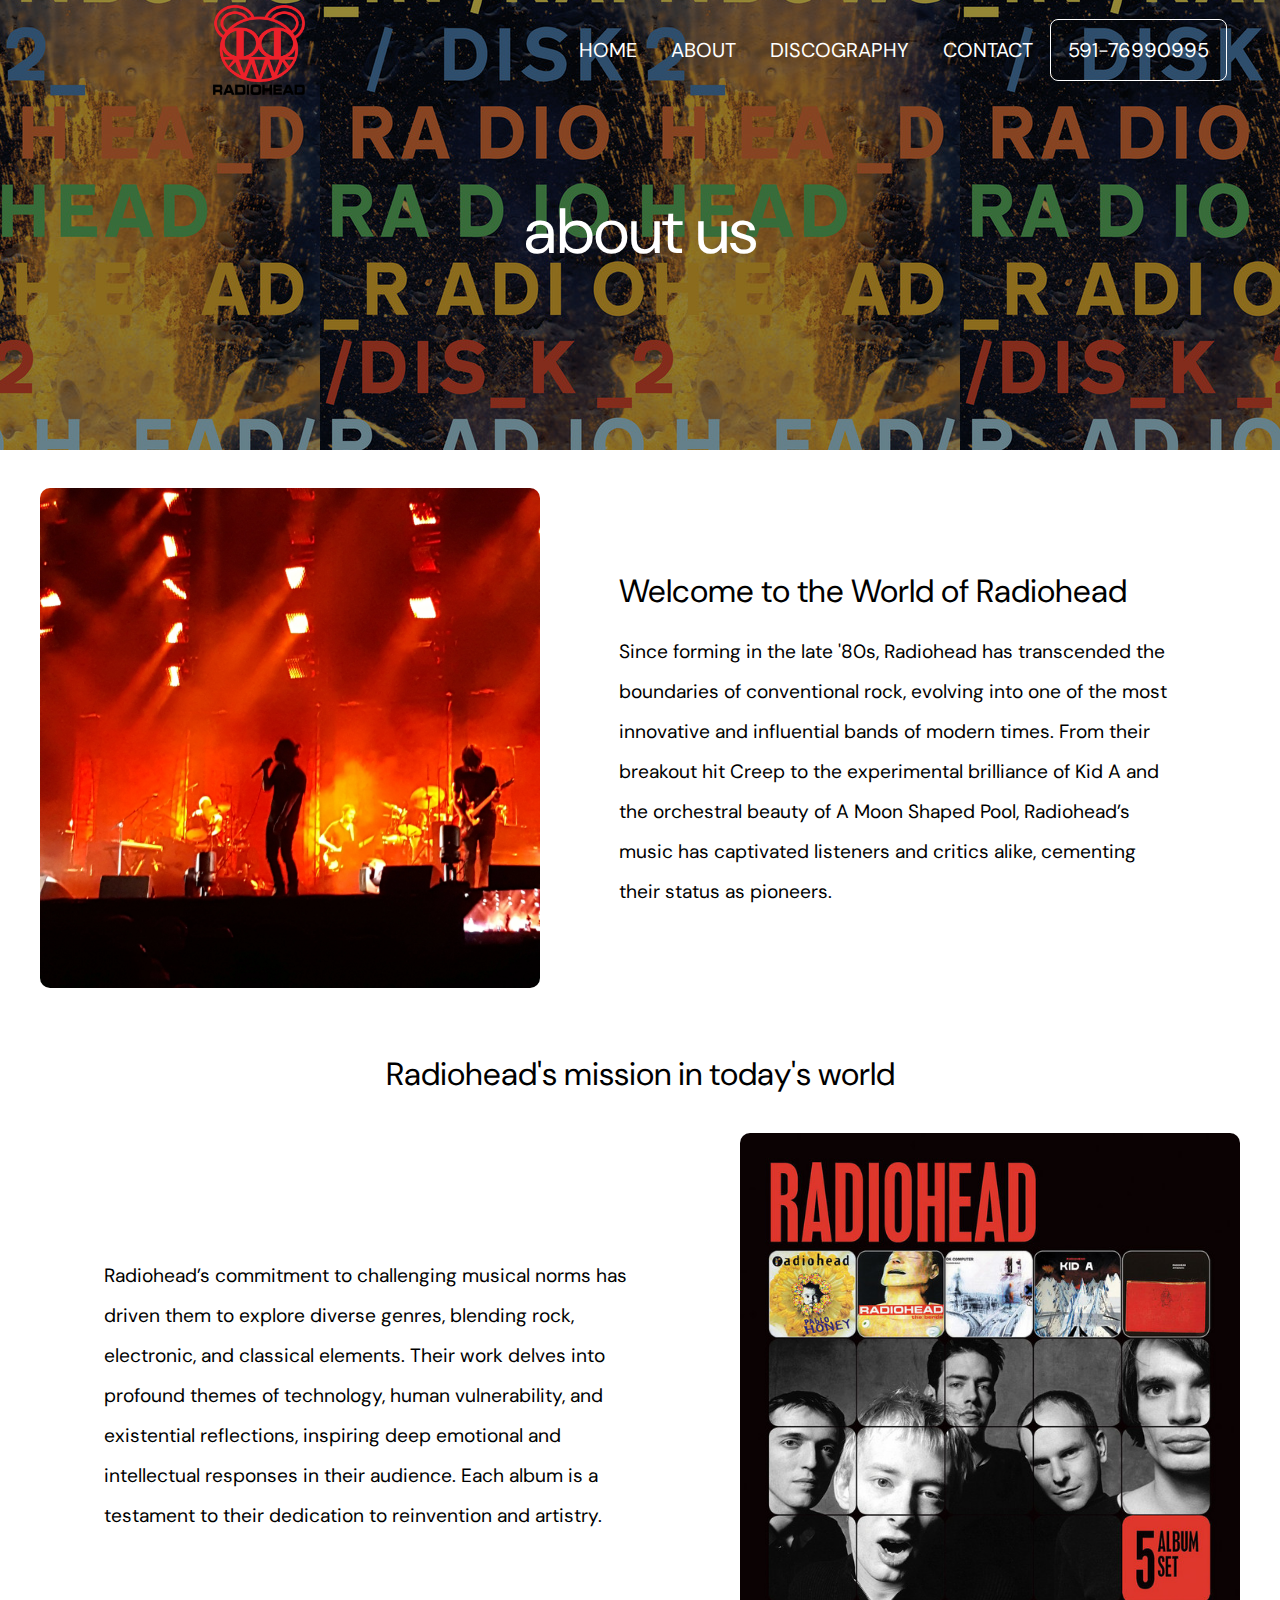
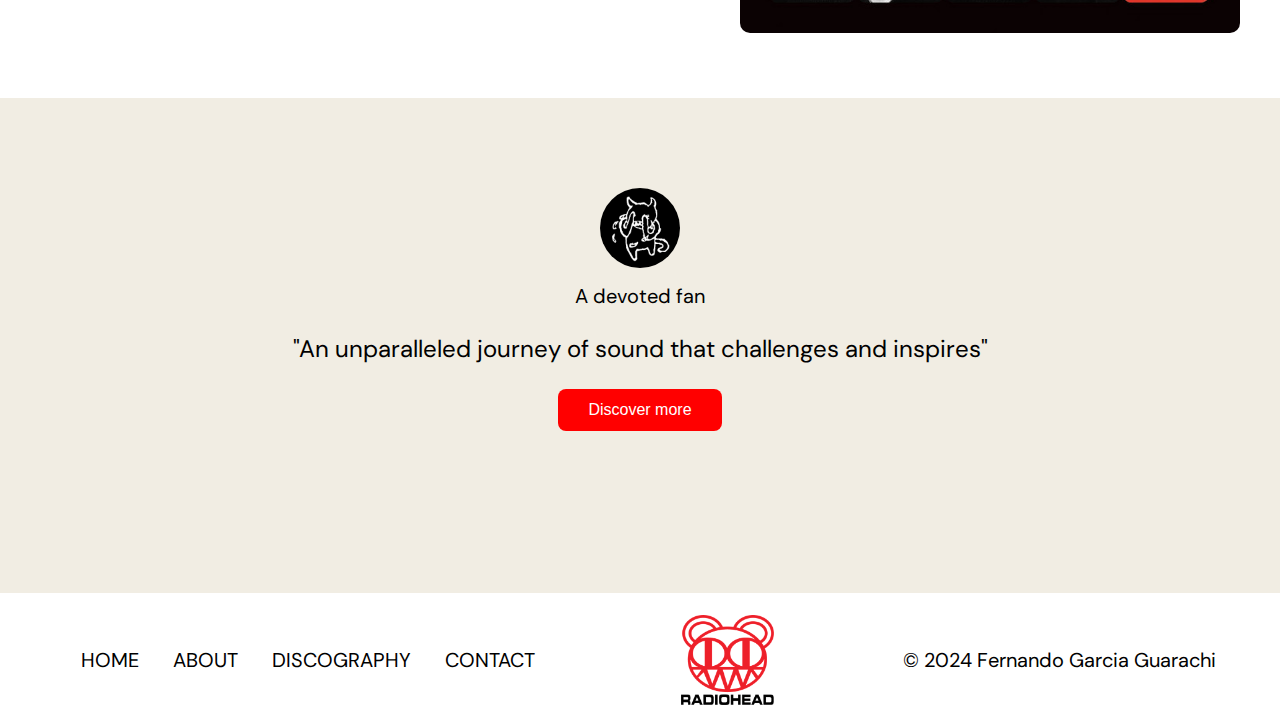
<file: about.html>
<!DOCTYPE html>
<html lang="en">
<head>
    <meta charset="UTF-8">
    <meta name="viewport" content="width=device-width, initial-scale=1.0">
    <title>About Us</title>
    <link href="https://fonts.googleapis.com/css2?family=DM+Sans:wght@400;500;700&display=swap" rel="stylesheet">
    <link rel="stylesheet" href="about_styles.css">
</head>
<body>
    <header>
        <div id="nav-container">
            <div id ="logo-container">
                <img src="img/radiohead-logo.png" alt="radiohead-logo">
            </div>
            <nav>
                <div class="nav-element">
                    <a href="index.html">HOME</a>
                </div>
                <div class="nav-element">
                    <a href="about.html">ABOUT</a>
                </div>
                <div class="nav-element">
                    <a href="discography.html">DISCOGRAPHY</a>
                </div>
                <div class="nav-element">
                    <a href="">CONTACT</a>
                </div>
                <div class="nav-element phone">
                    <a href="">591-76990995</a>
                </div>
            </nav>
        </div>
        <div id="main-header">
            <h1>
                about us
            </h1>
        </div>
    </header>
    <main>
        <article id="welcome">
            <div class="contenedor-section">
                <div class="imagen-section">
                    <img src="img/Radiohead-live-welcome.jpg" alt="Radiohead Band Playing Live Photo">
                </div>
                <section class="texto-section">
                    <h2>Welcome to the World of Radiohead</h2>
                    <p>
                        Since forming in the late '80s, Radiohead has transcended the boundaries of conventional rock, evolving into one of the most innovative and influential bands of modern times. From their breakout hit Creep to the experimental brilliance of Kid A and the orchestral beauty of A Moon Shaped Pool, Radiohead’s music has captivated listeners and critics alike, cementing their status as pioneers.
                    </p>
                </section>
            </div>
        </article>
        <h2>Radiohead's mission in today's world</h2>
        <article id="welcome">
            <div class="contenedor-section">
                <section class="texto-section">
                    <p>
                        Radiohead’s commitment to challenging musical norms has driven them to explore diverse genres, blending rock, electronic, and classical elements. Their work delves into profound themes of technology, human vulnerability, and existential reflections, inspiring deep emotional and intellectual responses in their audience. Each album is a testament to their dedication to reinvention and artistry.
                    </p>
                </section>
                <div class="imagen-section">
                    <img src="img/Radiohead-mission.jpg" alt="Radiohead Band Members and Album Covers">
                </div>
            </div>
        </article>
        <article id="review">
            <section id="review-section">
                <img src="img/Fan-Review-Logo.jpg" alt="Amnesiac Album Logo">
                <h4>A devoted fan</h4>
                <p>"An unparalleled journey of sound that challenges and inspires"</p>
                <button>Discover more</button>
            </section>
        </article>
    </main>
    <footer>
        <nav>
            <div class="nav-element">
                <a href="index.html">HOME</a>
            </div>
            <div class="nav-element">
                <a href="about.html">ABOUT</a>
            </div>
            <div class="nav-element">
                <a href="discography.html">DISCOGRAPHY</a>
            </div>
            <div class="nav-element">
                <a href="">CONTACT</a>
            </div>
        </nav>
        <div id="footer-logo">
            <img src="img/radiohead-logo.png" alt="radiohead-logo">
        </div>
        <div id="footer-author">© 2024 Fernando Garcia Guarachi</div>
    </footer>
</body>
</html>
</file>
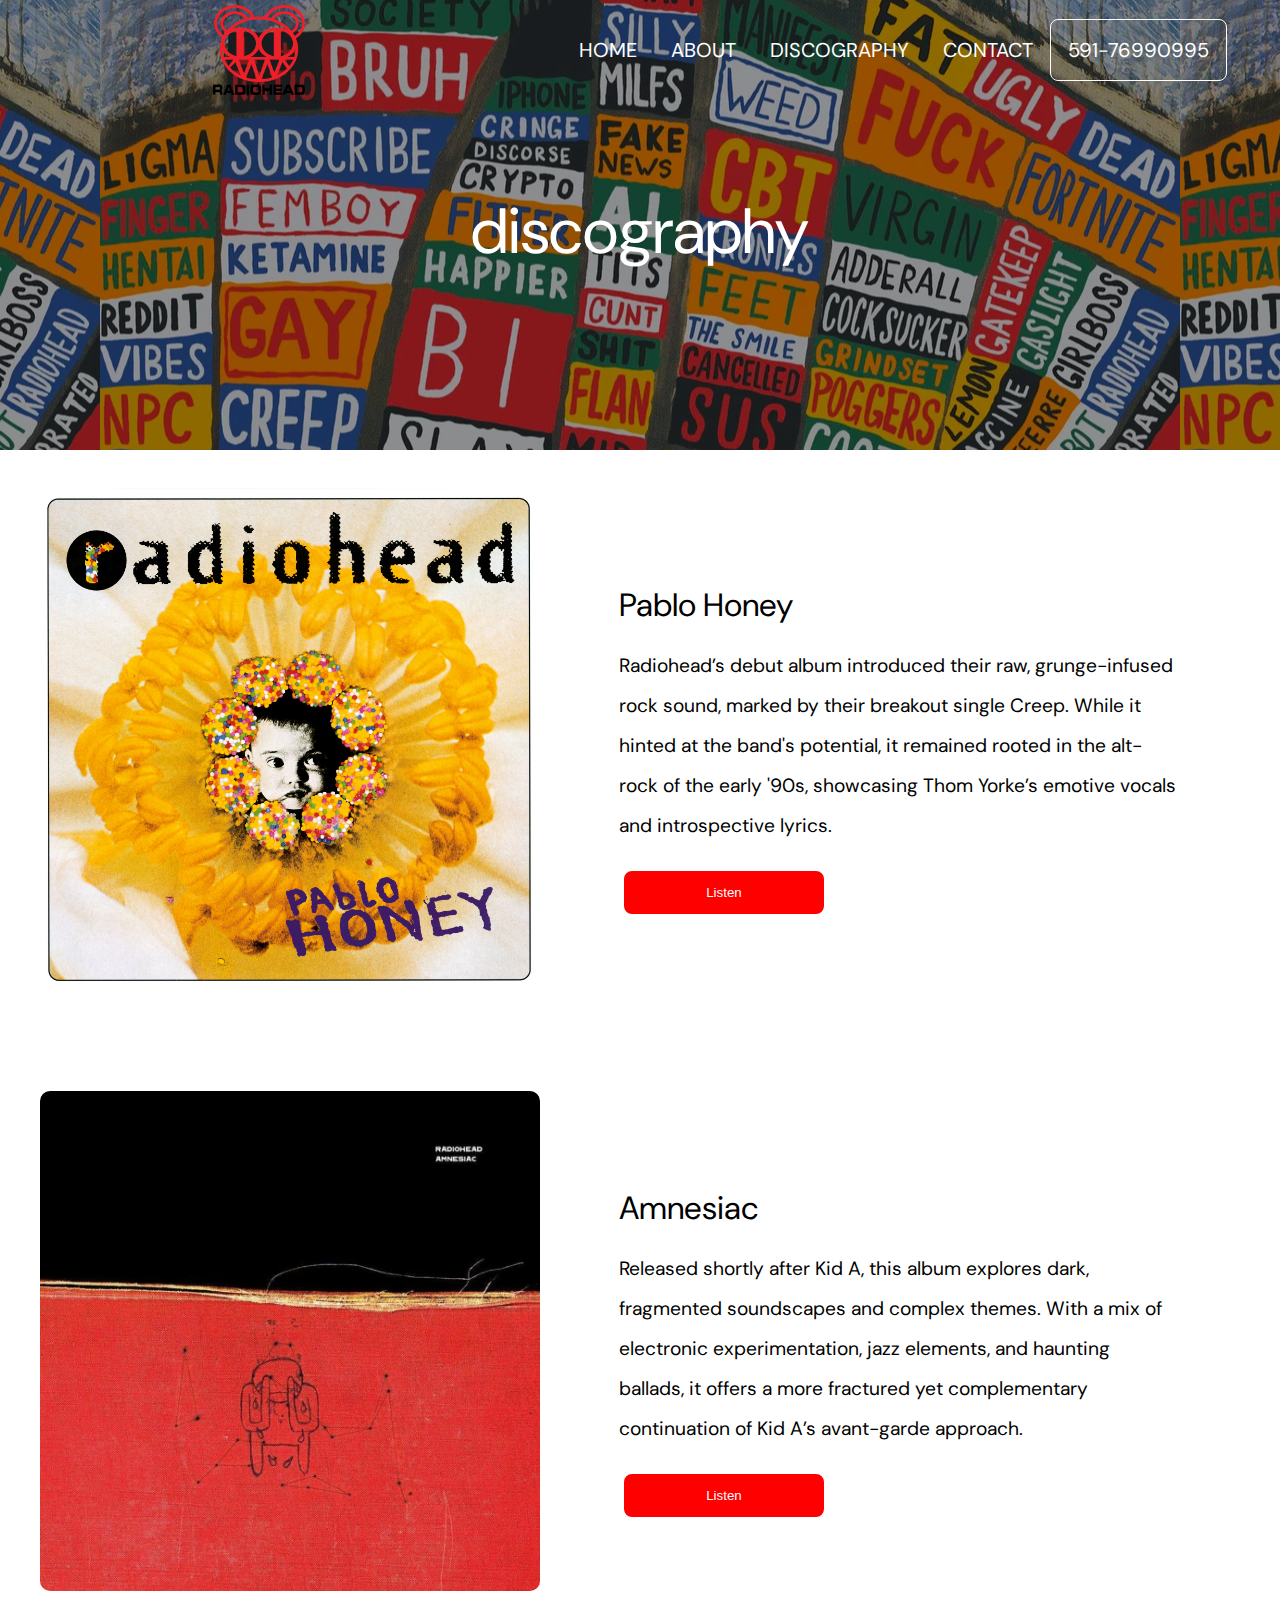
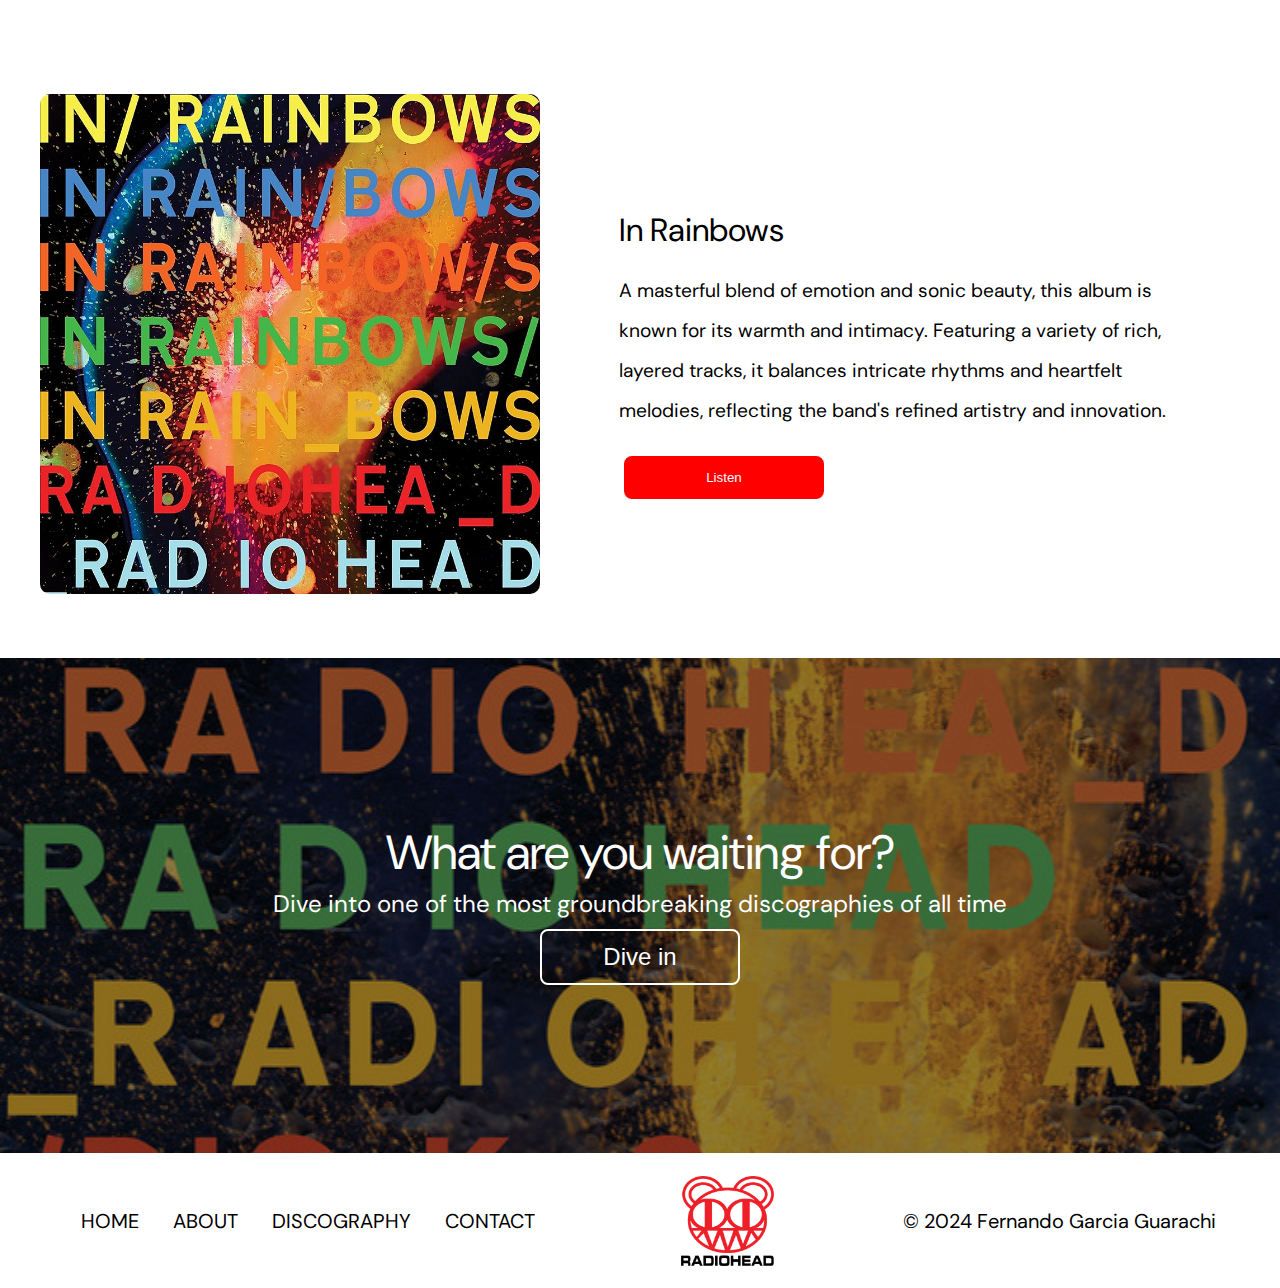
<file: discography.html>
<!DOCTYPE html>
<html lang="en">
<head>
    <meta charset="UTF-8">
    <meta name="viewport" content="width=device-width, initial-scale=1.0">
    <title>Discography</title>
    <link href="https://fonts.googleapis.com/css2?family=DM+Sans:wght@400;500;700&display=swap" rel="stylesheet">
    <link rel="stylesheet" href="disc_styles.css">
</head>
<body>
    <header>
        <div id="nav-container">
            <div id ="logo-container">
                <img src="img/radiohead-logo.png" alt="radiohead-logo">
            </div>
            <nav>
                <div class="nav-element">
                    <a href="index.html">HOME</a>
                </div>
                <div class="nav-element">
                    <a href="about.html">ABOUT</a>
                </div>
                <div class="nav-element">
                    <a href="discography.html">DISCOGRAPHY</a>
                </div>
                <div class="nav-element">
                    <a href="">CONTACT</a>
                </div>
                <div class="nav-element phone">
                    <a href="">591-76990995</a>
                </div>
            </nav>
        </div>
        <div id="main-header">
            <h1>
                discography
            </h1>
        </div>
    </header>
    <main>
        <article id="pablo honey">
            <div class="contenedor-section">
                <div class="imagen-section">
                    <img src="img/Pablo-Honey.jpg" alt="Pablo Honey Album Cover">
                </div>
                <section class="texto-section">
                    <h2>Pablo Honey</h2>
                    <p>
                        Radiohead’s debut album introduced their raw, grunge-infused rock sound, marked by their breakout single Creep. While it hinted at the band's potential, it remained rooted in the alt-rock of the early '90s, showcasing Thom Yorke’s emotive vocals and introspective lyrics.
                    </p>
                    <button class="Listen" >Listen</button>
                </section>
            </div>
        </article>
        <article id="amnesiac">
            <div class="contenedor-section">
                <div class="imagen-section">
                    <img src="img/Amnesiac.jpg" alt="Amnesiac Album Cover">
                </div>
                <section class="texto-section">
                    <h2>Amnesiac</h2>
                    <p>
                        Released shortly after Kid A, this album explores dark, fragmented soundscapes and complex themes. With a mix of electronic experimentation, jazz elements, and haunting ballads, it offers a more fractured yet complementary continuation of Kid A’s avant-garde approach.
                    </p>
                    <button class="Listen">Listen</button>
                </section>
            </div>
        </article>
        <article id="rainbows">
            <div class="contenedor-section">
                <div class="imagen-section">
                    <img src="img/In-Rainbows.jpg" alt="In Rainbows Album Cover">
                </div>
                <section class="texto-section">
                    <h2>In Rainbows</h2>
                    <p>
                        A masterful blend of emotion and sonic beauty, this album is known for its warmth and intimacy. Featuring a variety of rich, layered tracks, it balances intricate rhythms and heartfelt melodies, reflecting the band's refined artistry and innovation.
                    </p>
                    <button class="Listen">Listen</button>
                </section>
            </div>
        </article>
        <article id="explore-more">
            <h2>What are you waiting for?</h2>
            <p>Dive into one of the most groundbreaking discographies of all time</p>
            <button>Dive in</button>
        </article>
    </main>
    <footer>
        <nav>
            <div class="nav-element">
                <a href="index.html">HOME</a>
            </div>
            <div class="nav-element">
                <a href="about.html">ABOUT</a>
            </div>
            <div class="nav-element">
                <a href="discography.html">DISCOGRAPHY</a>
            </div>
            <div class="nav-element">
                <a href="">CONTACT</a>
            </div>
        </nav>
        <div id="footer-logo">
            <img src="img/radiohead-logo.png" alt="radiohead-logo">
        </div>
        <div id="footer-author">© 2024 Fernando Garcia Guarachi</div>
    </footer>
</body>
</html>
</file>
<file: about_styles.css>
*{
    margin:0;
    padding: 0;
    box-sizing: border-box;
}

body{
    margin:0;
    font-family: 'DM Sans', sans-serif;
    font-size: 20px;
    
}

p{
    line-height: 40px;
}

a{
    color:white;
    text-decoration: none;
}

button:hover{
    cursor: pointer;
    border: none !important;
    background-color: rgb(124, 0, 0) !important;
}

header{
    display: flex;
    width:100%;
    height: auto;
    min-height: 50vh;
    background-image: url("img/In-Raimbows-2-background.jpg");
    background-position: center;
    flex-direction: column;
}

header::before {
    content: "";
    position: absolute;
    top: 0;
    left: 0;
    width: 100%;
    height: 50vh;
    background-color: rgba(0, 0, 0, 0.4); 
}
header * {
    position: relative;
    z-index: 2;
}
#nav-container{
    display:flex;
    flex-direction: row;
    height:10%;
    margin: 5px;
    
}
#logo-container{
    display:flex;
    align-items: center;
    justify-content: center;
    width: 40vw;
    height:10vh
}
#logo-container img{
    height: 100%;
    width:auto;

}

nav{
    display:flex;
    flex-direction:row;
    justify-content:center;
    align-items:center;
    width: 60vw;
}

.nav-element{
    color: white;
    padding-left: 17px;
    padding-right: 17px;
}

.phone{
    border: solid 1px white;
    border-radius: 8px;
    padding-top: 17px;
    padding-bottom: 17px;
}

.phone:hover{
    background-color: red;
    border-color: red;

}
#main-header{
    height:90%;
    margin-top:10vh;
    display: flex;
    flex-direction: column;
    justify-content: center;
    align-items: center;
    color: white;
    text-align: center;
}
#main-header h1{
    font-weight: normal;
    font-size: 4rem;
}

main{
    width: 100%;
    margin:0;
    text-align: center;
}

main h2{
    font-weight: normal;
    font-size: 2rem;
}

#welcome {
    min-height: 50vh;
    display: flex;
    flex-direction: column; 
    justify-content: center;
    align-items: center;
    padding: 3vw; 
}

.contenedor-section {
    display: flex;
    flex-direction: row;
    justify-content: space-between;
    align-items: center;
    gap: 15px;
    flex-wrap: wrap; 
    max-width: 1200px; 
    width: 100%;
}

.imagen-section {
    text-align: center;
    flex: 1; 
    margin: 0 auto; 
    margin-bottom: 20px; 
}

.imagen-section img {
    max-height: 500px;
    max-width:auto;
    object-fit: cover;
    height: auto; 
    border-radius: 10px;
}

.texto-section {
    flex: 2; 
    margin: 0 auto;
    padding: 5vw;
    text-align: left; 
}

.texto-section h2 {
    font-weight: normal;
    font-size: 2rem;
}

.texto-section p {
    margin-top: 20px;
    margin-bottom: 20px;
    font-size: 1.2rem; 
}

@media (max-width: 768px) {
    #welcome {
        flex-direction: column; 
        align-items: center;
    }

    #contenedor-section {
        flex-direction: column; 
        gap: 30px;
    }

    #texto-section {
        padding: 3vw;
    }

    #imagen-section img {
        max-width: 100%; 
        margin-bottom: 20px; 
    }
}

@media (max-width: 480px) {
    #texto-creator h2 {
        font-size: 1.5rem;
    }

    #texto-creator p {
        font-size: 1rem;
    }

    #catalog-button,
    #about-button {
        width: 100%; 
        font-size: 0.9rem;
    }
}

#review {
    height: auto; 
    min-height: 55vh;
    background-color: rgb(241, 237, 227);
    padding: 20px; 
}

#review-section {
    display: flex;
    flex-direction: column;
    align-items: center;
    justify-content: center;
    text-align: center;
    padding: 20px; 
}

#review-section img {
    border-radius: 50%;
    margin-top: 50px;
    max-width: 80px;
    height: auto;
}

#review-section h4 {
    font-weight: normal;
    margin-top: 15px; 
}

#review-section p {
    margin-top: 20px;
    margin-bottom: 20px;
    font-size: 1.5rem; 
}

#review-section button {
    color: white;
    font-size: 1rem; 
    padding: 12px 30px; 
    background-color: red;
    border: none;
    border-radius: 8px;
}

@media (max-width: 768px) {
    #review {
        padding: 10px; 
    }

    #review-section img {
        max-width: 60px; 
    }

    #review-section p {
        font-size: 1.3rem; 
    }

    #review-section button {
        font-size: 0.9rem; 
        padding: 10px 25px;
    }
}


@media (max-width: 480px) {
    #review-section img {
        margin-top: 30px; 
        max-width: 50px;
    }

    #review-section p {
        font-size: 1rem; 
    }

    #review-section button {
        font-size: 0.8rem;
        padding: 8px 20px; 
    }
}

footer {
    height:auto;
    min-height: 15vh;
    display:flex;
    flex-direction: row;
    justify-content: space-around;
    align-items: center;
}

footer nav{
    display:flex;
    flex-direction:row;
    width: auto;
}

.foot-element{
    padding-left: 17px;
    padding-right: 17px;
}
footer a{
    color:black;
}

#footer-logo{
    display: flex;
    max-height:10vh;
    max-width: auto;
    align-items: flex-start;
}

#footer-logo img{
    max-height: 10vh;
}
</file>
<file: disc_styles.css>
*{
    margin:0;
    padding: 0;
    box-sizing: border-box;
}

body{
    margin:0;
    font-family: 'DM Sans', sans-serif;
    font-size: 20px;
    
}

p{
    line-height: 40px;
}

a{
    color:white;
    text-decoration: none;
}

button:hover{
    cursor: pointer;
    border: solid rgb(124, 0, 0) 2px !important;
    background-color: rgb(124, 0, 0) !important;
}

header{
    display: flex;
    width:100%;
    height: auto;
    min-height: 50vh;
    background-image: url("img/Hail-To-The-Thief.jpg");
    background-position: center;
    flex-direction: column;
}

header::before {
    content: "";
    position: absolute;
    top: 0;
    left: 0;
    width: 100%;
    height: 50vh;
    background-color: rgba(0, 0, 0, 0.4); 
}
header * {
    position: relative;
    z-index: 2;
}
#nav-container{
    display:flex;
    flex-direction: row;
    height:10%;
    margin: 5px;
    
}
#logo-container{
    display:flex;
    align-items: center;
    justify-content: center;
    width: 40vw;
    height:10vh
}
#logo-container img{
    height: 100%;
    width:auto;

}

nav{
    display:flex;
    flex-direction:row;
    justify-content:center;
    align-items:center;
    width: 60vw;
}

.nav-element{
    color: white;
    padding-left: 17px;
    padding-right: 17px;
}

.phone{
    border: solid 1px white;
    border-radius: 8px;
    padding-top: 17px;
    padding-bottom: 17px;
}

.phone:hover{
    background-color: red;
    border-color: red;

}
#main-header{
    height:90%;
    margin-top:10vh;
    display: flex;
    flex-direction: column;
    justify-content: center;
    align-items: center;
    color: white;
    text-align: center;
}
#main-header h1{
    font-weight: normal;
    font-size: 4rem;
}

main{
    width: 100%;
    margin:0;
    text-align: center;
}

main h2{
    font-weight: normal;
    font-size: 2rem;
}

article {
    min-height: 50vh;
    display: flex;
    flex-direction: column; 
    justify-content: center;
    align-items: center;
    padding: 3vw; 
}

.contenedor-section {
    display: flex;
    flex-direction: row;
    justify-content: space-between;
    align-items: center;
    gap: 15px;
    flex-wrap: wrap; 
    max-width: 1200px; 
    width: 100%;
}

.imagen-section {
    text-align: center;
    flex: 1; 
    margin: 0 auto; 
    margin-bottom: 20px; 
}

.imagen-section img {
    max-height: 500px;
    max-width:auto;
    object-fit: cover;
    height: auto; 
    border-radius: 10px;
}

.texto-section {
    flex: 2; 
    margin: 0 auto;
    padding: 5vw;
    text-align: left; 
}

.texto-section h2 {
    font-weight: normal;
    font-size: 2rem;
}

.texto-section p {
    margin-top: 20px;
    margin-bottom: 20px;
    font-size: 1.2rem; 
}

.Listen {
    width: 200px; 
    display: inline-block; 
    text-align: center;
    padding: 12px 10px; 
    box-sizing: border-box; 
    margin: 5px; 
    border-radius: 8px;
    color: white;
    background-color: red;
    border: solid red 2px;
}

@media (max-width: 768px) {
    #welcome {
        flex-direction: column; 
        align-items: center;
    }

    #contenedor-section {
        flex-direction: column; 
        gap: 30px;
    }

    #texto-section {
        padding: 3vw;
    }

    #imagen-section img {
        max-width: 100%; 
        margin-bottom: 20px; 
    }
}

@media (max-width: 480px) {
    #texto-creator h2 {
        font-size: 1.5rem;
    }

    #texto-creator p {
        font-size: 1rem;
    }

    #catalog-button,
    #about-button {
        width: 100%; 
        font-size: 0.9rem;
    }

    article{
        max-width: 360px;
    }

    .contenedor-section{
        flex-direction: column-reverse;
    }

    .imagen-section img{
        max-width: 300px;
    }
}

#explore-more {
    position: relative; 
    height: auto;
    min-height: 55vh;
    background-image: url("img/In-Raimbows-2-background.jpg");
    background-position: center;
    background-size: cover;
    display: flex;
    flex-direction: column;
    justify-content: center;
    align-items: center;
    color: white;
}

#explore-more::before {
    content: "";
    position: absolute; 
    top: 0;
    left: 0;
    width: 100%;
    height: 100%; 
    background-color: rgba(0, 0, 0, 0.4); 
    z-index: 1; 
}

#explore-more * {
    position: relative; 
    z-index: 2; 
}

#explore-more h2 {
    font-size: 3rem;
    font-weight: normal;
}

#explore-more p {
    font-size: 1.5rem;
}

#explore-more button {
    width: 200px; 
    display: inline-block; 
    text-align: center;
    font-size: 1.5rem;
    padding: 12px 10px; 
    box-sizing: border-box; 
    margin: 5px; 
    border-radius: 8px;
    color: white;
    background-color: transparent;
    border: solid white 2px;
    border-radius: 8px;
}

footer {
    height:auto;
    min-height: 15vh;
    display:flex;
    flex-direction: row;
    justify-content: space-around;
    align-items: center;
}

footer a{
    color:black;
}

footer nav{
    display:flex;
    flex-direction:row;
    width: auto;
}

.foot-element{
    padding-left: 17px;
    padding-right: 17px;
}


#footer-logo{
    display: flex;
    max-height:10vh;
    max-width: auto;
    align-items: flex-start;
}

#footer-logo img{
    max-height: 10vh;
}
</file>
